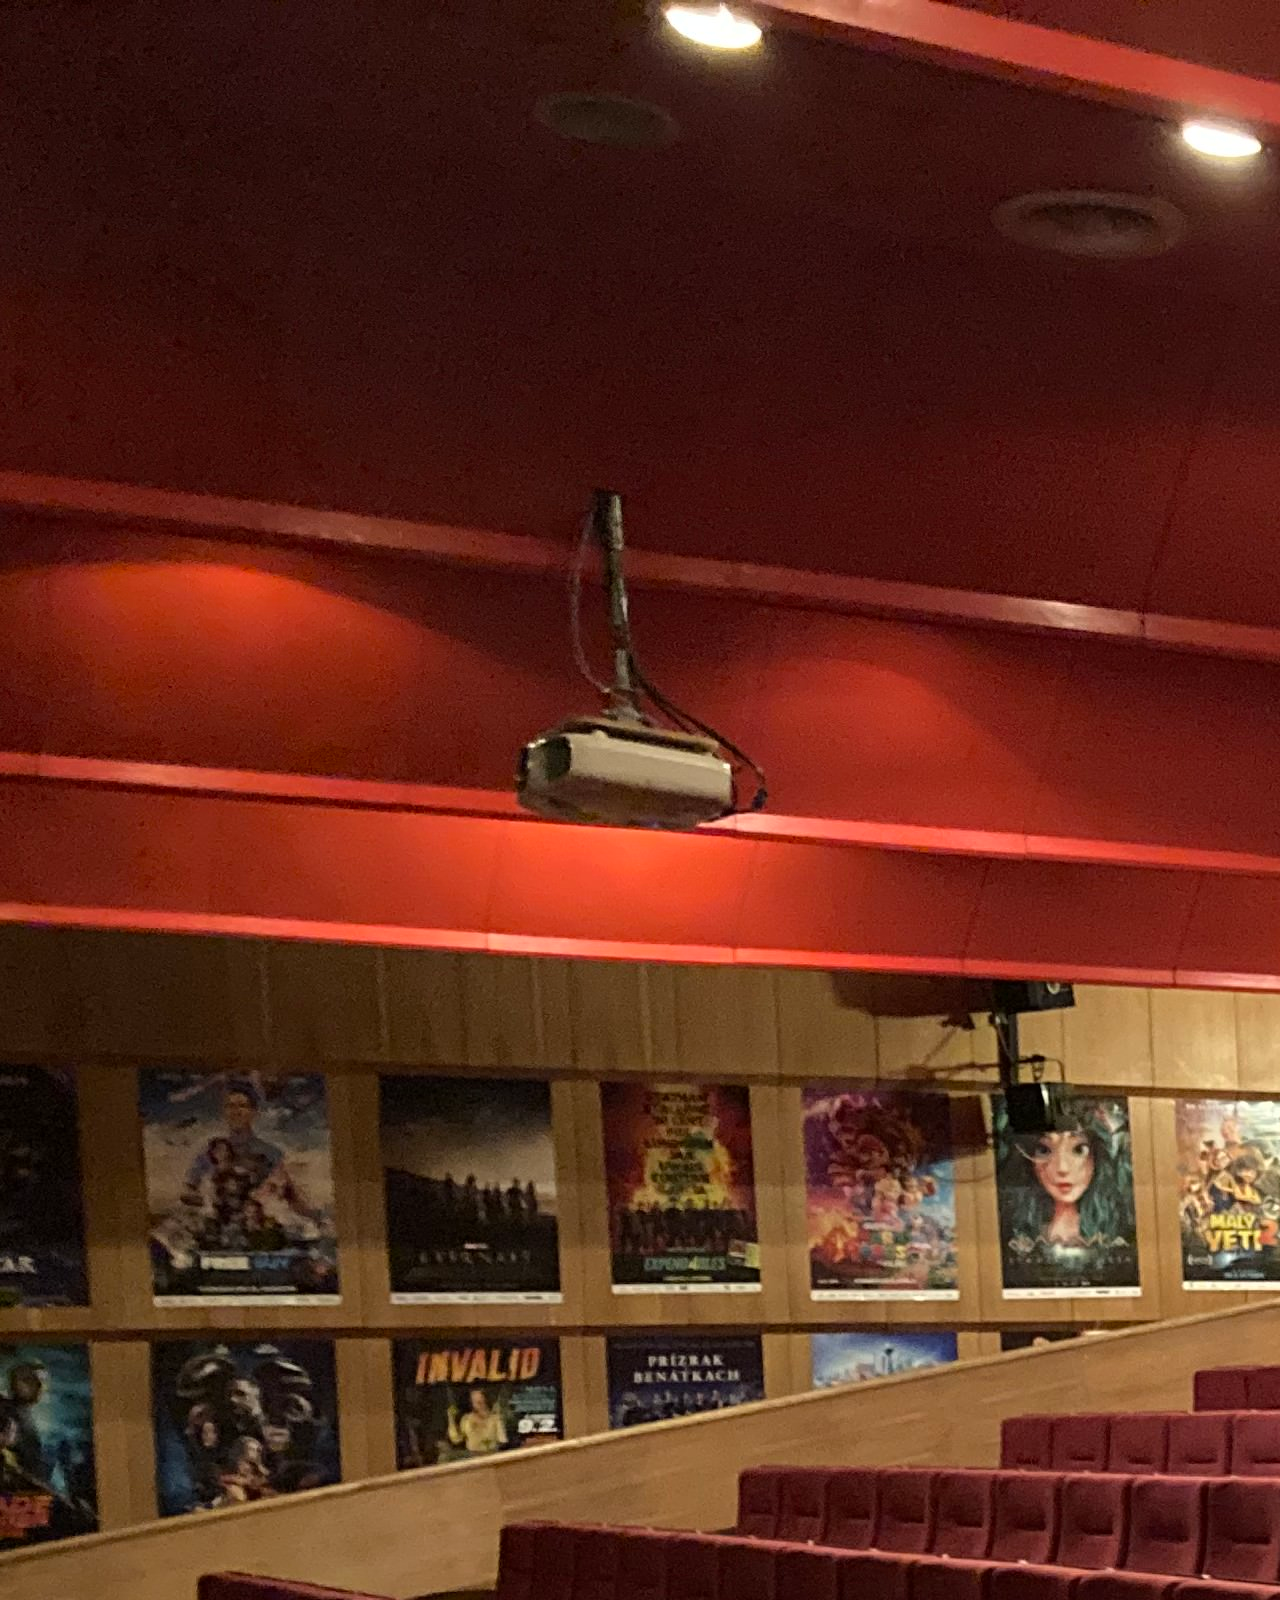
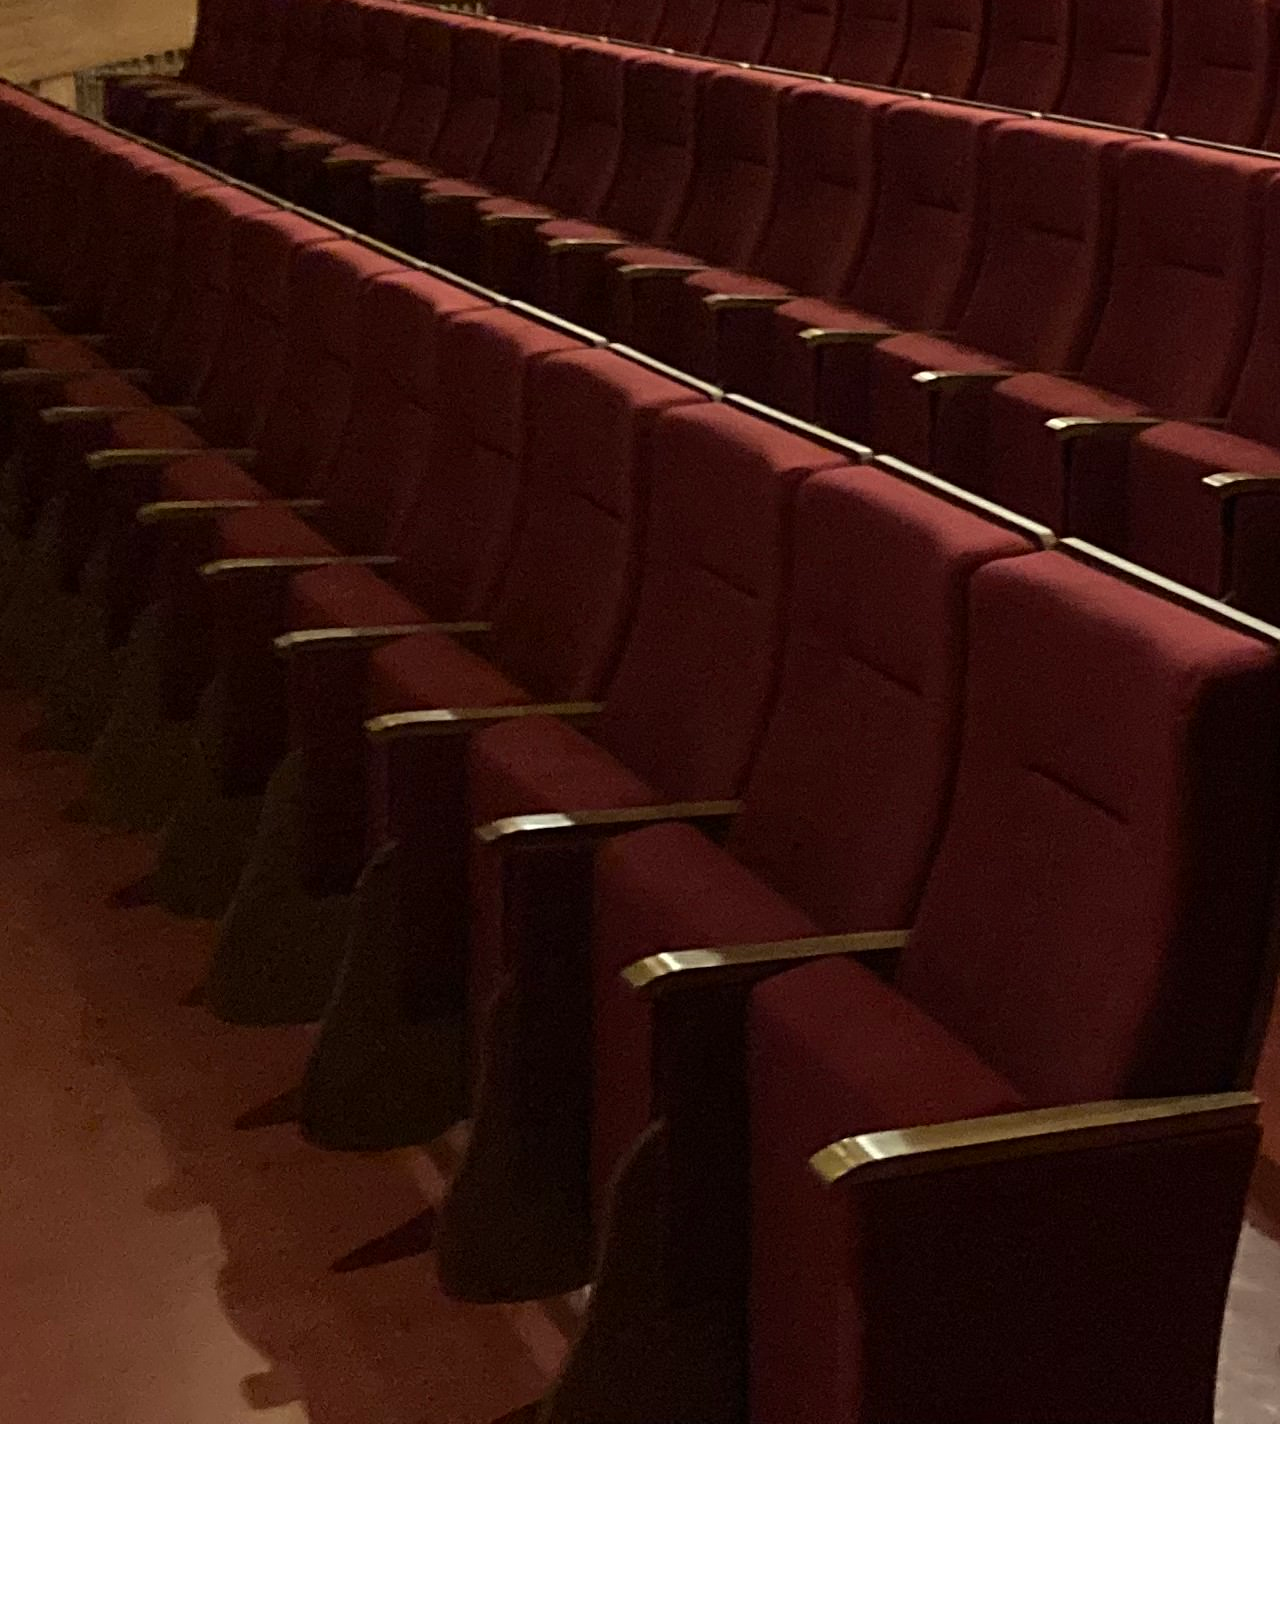
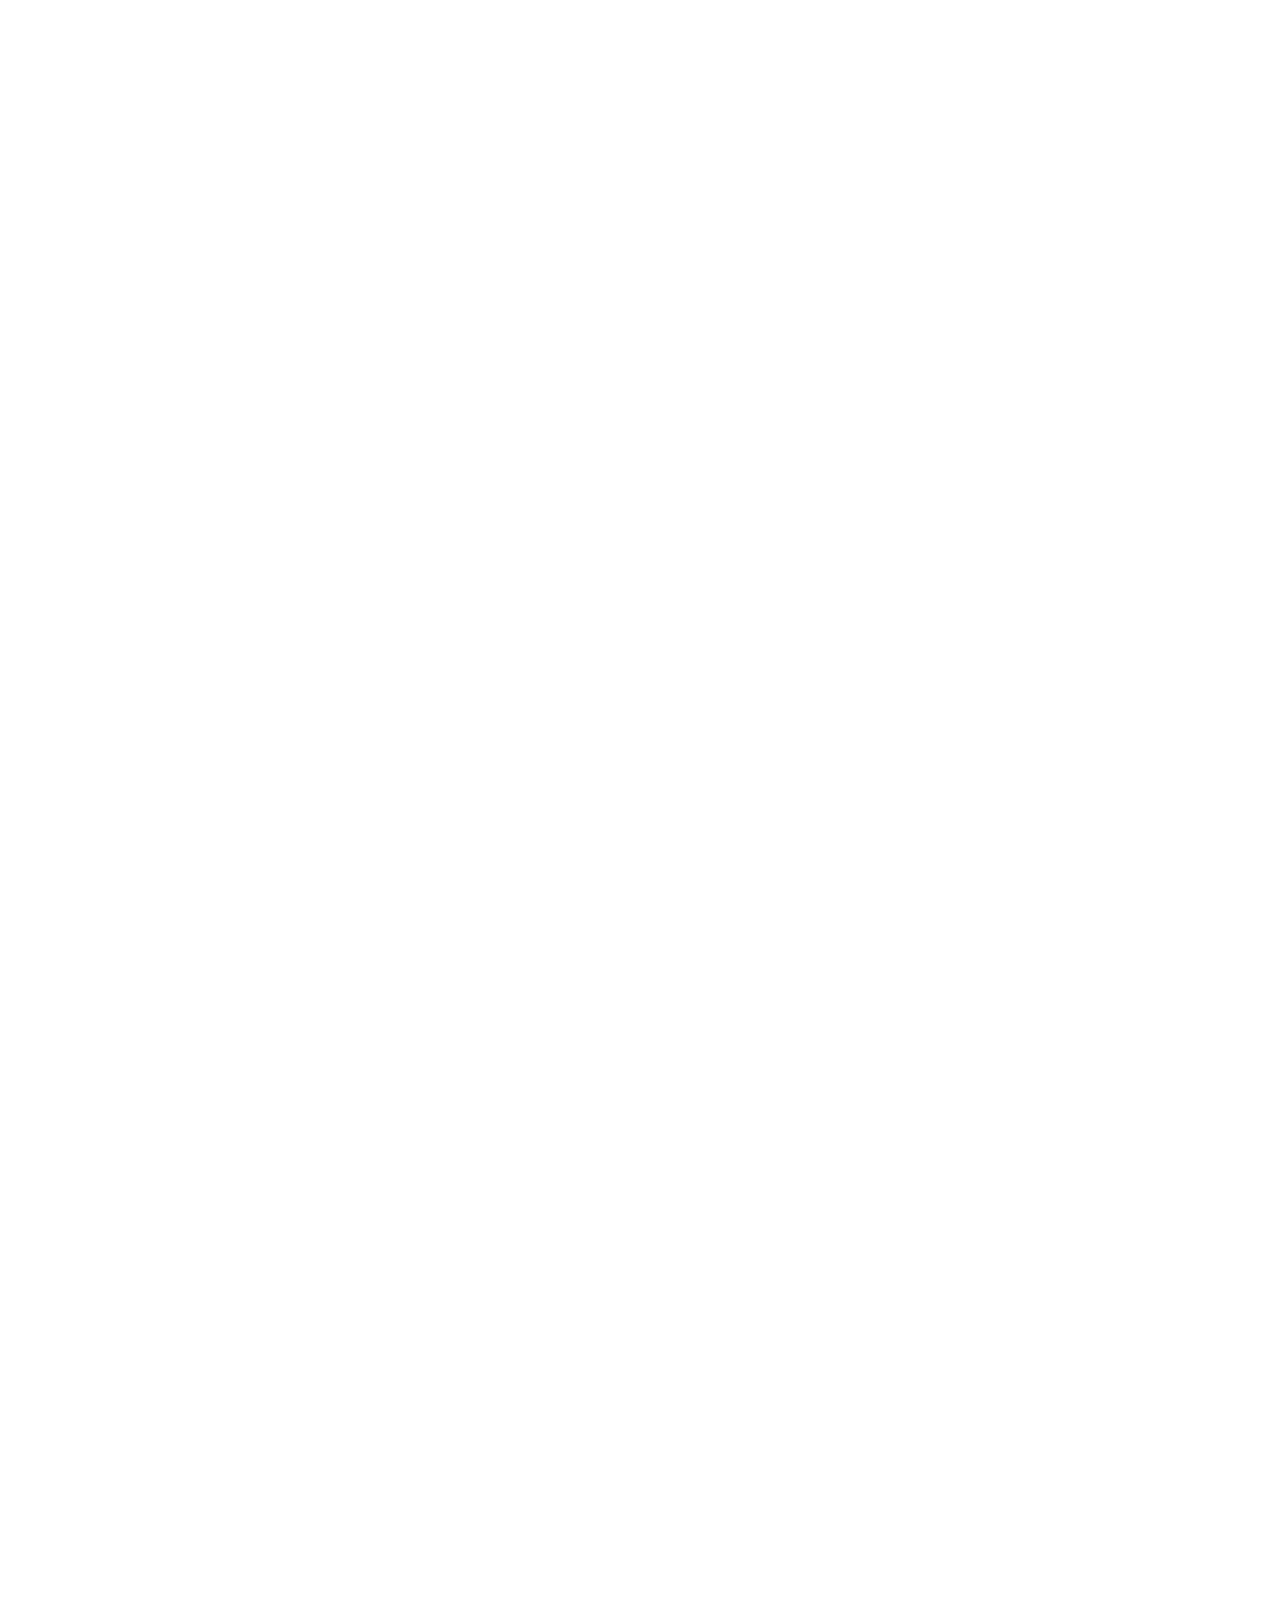
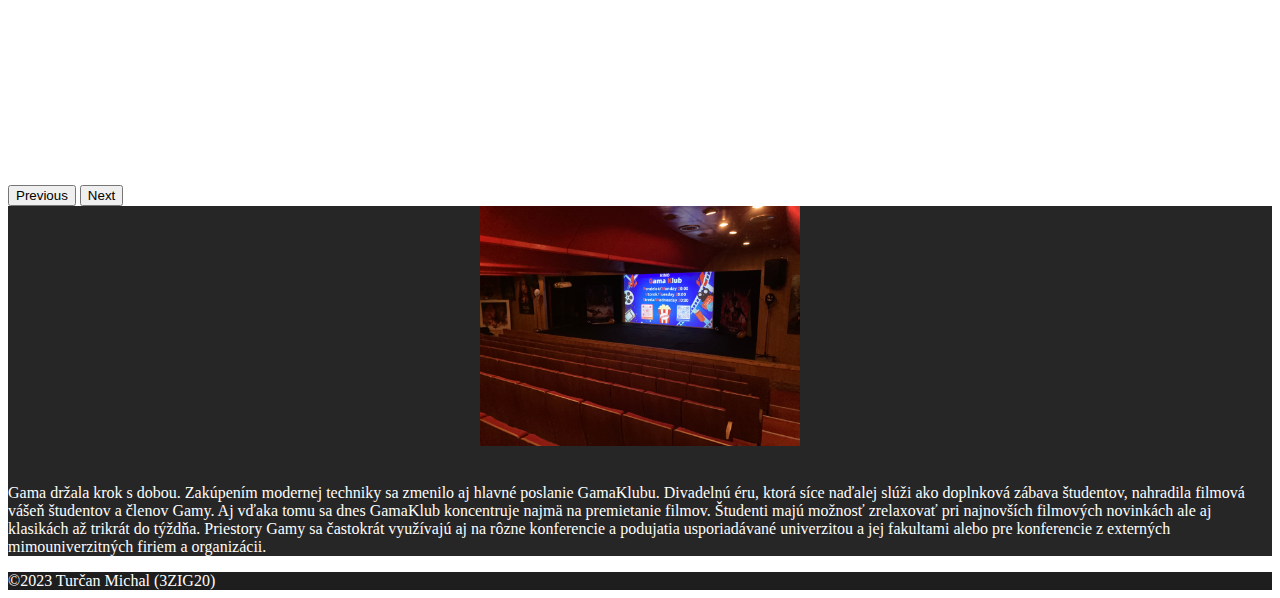
<file: index.html>
<!DOCTYPE html>
<html lang="sk">

<head>
  <meta charset="UTF-8">
  <meta name="viewport" content="width=device-width, initial-scale=1.0">
  <title>GamaKlub</title>
  <meta name="author" content="Michal Turčan">

  <link rel="icon" type="image/x-icon" href="images/logo_fav.png">

  <link href="https://cdn.jsdelivr.net/npm/bootstrap@5.0.2/dist/css/bootstrap.min.css" rel="stylesheet"
    integrity="sha384-EVSTQN3/azprG1Anm3QDgpJLIm9Nao0Yz1ztcQTwFspd3yD65VohhpuuCOmLASjC" crossorigin="anonymous">
  <link rel="stylesheet" href="https://cdn.jsdelivr.net/npm/bootstrap-icons@1.3.0/font/bootstrap-icons.css">
  <script src="https://cdn.jsdelivr.net/npm/bootstrap@5.0.2/dist/js/bootstrap.bundle.min.js"
    integrity="sha384-MrcW6ZMFYlzcLA8Nl+NtUVF0sA7MsXsP1UyJoMp4YLEuNSfAP+JcXn/tWtIaxVXM"
    crossorigin="anonymous"></script>
  <link rel="stylesheet" href="style.css">

</head>

<body>
    <div class="navbar-comp visible">

        <div class="container">
            <div class="row">
                <nav class="navbar navbar-expand-lg navbar-dark fixed-top justify-content-center">

                    <ul class="navbar-nav" style="align-items: center; justify-content: center;">
                        <div class="col-lg-4" style="text-align: center;">
                            <li class="nav-item mx-4 my-3 nav-text">
                                <a class="nav-link active" href="#">O nás </a>
                            </li>
                        </div>
                        <div class="col-lg-4" style="text-align: center;">
                            <li class="nav-item  mx-4 my-3 nav-text2">
                                <a class="nav-link" href="gallery.html">Galéria </a>
                            </li>
                        </div>
                        <div class="col-lg-4" style="text-align: center;">
                            <li class="nav-item mx-4 my-1">
                                <a class="nav-link" href="#"><img id="logo" src="images/logo.png" alt=""
                                        style="width: 7vh;"></a>
                            </li>
                        </div>
                        <div class="col-lg-4" style="text-align: center;">
                            <li class="nav-item mx-4 my-3 nav-text3">
                                <a class="nav-link" href="today.html">Premietanie</a>
                            </li>
                        </div>
                        <div class="col-lg-4" style="text-align: center;">
                            <li class="nav-item mx-4 my-3 nav-text4">
                                <a class="nav-link " href="contact.html">Kontakt</a>
                            </li>
                        </div>

                    </ul>
                </nav>
            </div>
        </div>
    </div>

    <div class="navbar-mobile invisible">
        <div class="collapse fixed-top " id="navbarToggleExternalContent">
            <div class="navbar-scrolled p-4">
                <ul class="navbar-nav">
                    <div class="col-lg-4">
                        <li class="nav-item mx-4 mb-1 mt-5 nav-text">
                            <a class="nav-link active" href="#">O nás </a>
                        </li>
                    </div>
                    <div class="col-lg-4">
                        <li class="nav-item  mx-4 my-1 nav-text2">
                            <a class="nav-link" href="gallery.html">Galéria </a>
                        </li>
                    </div>

                    <div class="col-lg-4">
                        <li class="nav-item mx-4 my-1 nav-text3">
                            <a class="nav-link" href="today.html">Premietanie</a>
                        </li>
                    </div>
                    <div class="col-lg-4">
                        <li class="nav-item mx-4 my-1 nav-text4">
                            <a class="nav-link " href="contact.html">Kontakt</a>
                        </li>
                    </div>

                </ul>
            </div>
        </div>
        <nav class="navbar navbar-dark fixed-top" id="navbar_mobile">
            <div class="container-fluid ">
                <button class="navbar-toggler mx-2" type="button" data-bs-toggle="collapse"
                    data-bs-target="#navbarToggleExternalContent" aria-controls="navbarToggleExternalContent"
                    aria-expanded="false" aria-label="Toggle navigation">
                    <span class="navbar-toggler-icon"></span>
                </button>
                <a href="#"><img class="mx-2" src="images/logo.png" alt="logo" style="width: 4vh"></a>
            </div>
        </nav>
    </div>



    <header class="masthead">
        <div class="container h-100">
            <div class="row h-100 align-items-center">
                <div class="col-12 text-center">
                    <h1 class="fw-light" style="font-size: 500%;">GamaKlub</h1>
                    <p class="lead" style="font-size: 150%;">Študentské kino</p>
                    <a class="btn btn-outline-light btn-lg" href="today.html#dnes" role="button"
                        style="border-radius: 0;">Dnes
                        premietame</a>
                </div>
            </div>
        </div>
    </header>

  <section class="py-5 dark-section" id="oNas">
    <div class="container">
      <div class="row">
        <h1 class="fw-light">O nás</h1>
        <div class="col-md-8">
          <p>GamaKlub je študentskou organizáciou Žilinskej univerzity v Žiline. Za jeho vznikom stojí študentská
            skupina, ktorá sa približne v roku 1996 so zápalom a entuziazmom rozhodla založiť kultúrnu ustanovizeň.
            Cieľom bolo podporiť duchovnú a kultúrnu osvetu na pôde univerzity. Zo začiatku bolo technické vybavenie
            neporovnateľne slabšie ako je dnes, keďže sa Gama sústredila najmä na divadelné predstavenia, o čom svedčí
            aj divadelná technika, ktorá je stále vo veľkej miere stálicou technického vybavenia GAMA klubu. </p>

          <p>Prienikom modernej techniky do bežného života, sa GAMA postarala o moderné vybavenie divadelnej haly.
            Zakúpením video prehrávača, projektora a množstva ďalších moderných sa zrodila dnešná, namakaná verzia GAMA
            klubu.</p>
        </div>
        <div class="col-md-4" style="text-align: center;">
          <img src="images/logo.png" alt="Logo" title="Logo" style="width: 10em;">
        </div>
      </div>
    </div>
  </section>

  <div id="carouselExampleIndicators" class="carousel slide" data-bs-ride="carousel">
    <div class="carousel-indicators">
      <button type="button" data-bs-target="#carouselExampleIndicators" data-bs-slide-to="0" class="active"
        aria-current="true" aria-label="Slide 1"></button>
      <button type="button" data-bs-target="#carouselExampleIndicators" data-bs-slide-to="1"
        aria-label="Slide 2"></button>
      <button type="button" data-bs-target="#carouselExampleIndicators" data-bs-slide-to="2"
        aria-label="Slide 3"></button>
      <button type="button" data-bs-target="#carouselExampleIndicators" data-bs-slide-to="3"
        aria-label="Slide 4"></button>
    </div>
    <div class="carousel-inner">
      <div class="carousel-item active">
        <img src="images/caro_1.jpg" class="d-block  w-100" alt="carousel 1">
      </div>
      <div class="carousel-item">
        <img src="images/caro_2.jpg" class="d-block w-100" alt="carousel 2">
      </div>
      <div class="carousel-item">
        <img src="images/caro_3.jpg" class="d-block w-100" alt="carousel 3">
      </div>
      <div class="carousel-item">
        <img src="images/caro_4.jpg" class="d-block w-100" alt="carousel 4">
      </div>
    </div>
    <button class="carousel-control-prev" type="button" data-bs-target="#carouselExampleIndicators"
      data-bs-slide="prev">
      <span class="carousel-control-prev-icon" aria-hidden="true"></span>
      <span class="visually-hidden">Previous</span>
    </button>
    <button class="carousel-control-next" type="button" data-bs-target="#carouselExampleIndicators"
      data-bs-slide="next">
      <span class="carousel-control-next-icon" aria-hidden="true"></span>
      <span class="visually-hidden">Next</span>
    </button>
  </div>

  <section class="py-5 dark-section">
    <div class="container">
      <div class="row">
        <div class="col-lg-4 col-md-12" style="text-align: center;">
          <img src="images/gama_oNas_section2.jpg" alt="GamaKlub" title="GamaKlub" style="width: 20em;"><br>
        </div>
        <div class="col-lg-8 col-md-12">
          <br>
          <p>Gama držala krok s dobou. Zakúpením modernej techniky sa zmenilo aj hlavné poslanie GamaKlubu. Divadelnú
            éru, ktorá síce naďalej slúži ako doplnková zábava študentov, nahradila filmová vášeň študentov a členov
            Gamy. Aj vďaka tomu sa dnes GamaKlub koncentruje najmä na premietanie filmov. Študenti majú možnosť
            zrelaxovať pri najnovších filmových novinkách ale aj klasikách až trikrát do týždňa. Priestory Gamy sa
            častokrát využívajú aj na rôzne konferencie a podujatia usporiadávané univerzitou a jej fakultami alebo pre
            konferencie z externých mimouniverzitných firiem a organizácii.</p>
        </div>

      </div>
    </div>
  </section>

  <section class="dark-section">
    <div class="text-center p-3" style="background-color: rgba(0, 0, 0, 0.2);">
      ©2023 Turčan Michal (3ZIG20)
    </div>
  </section>


  <button onclick="topFunction()" id="myBtn" title="Hore"><i class="bi bi-chevron-up"></i></button>

  <script src="script.js"></script>
</body>

</html>
</file>
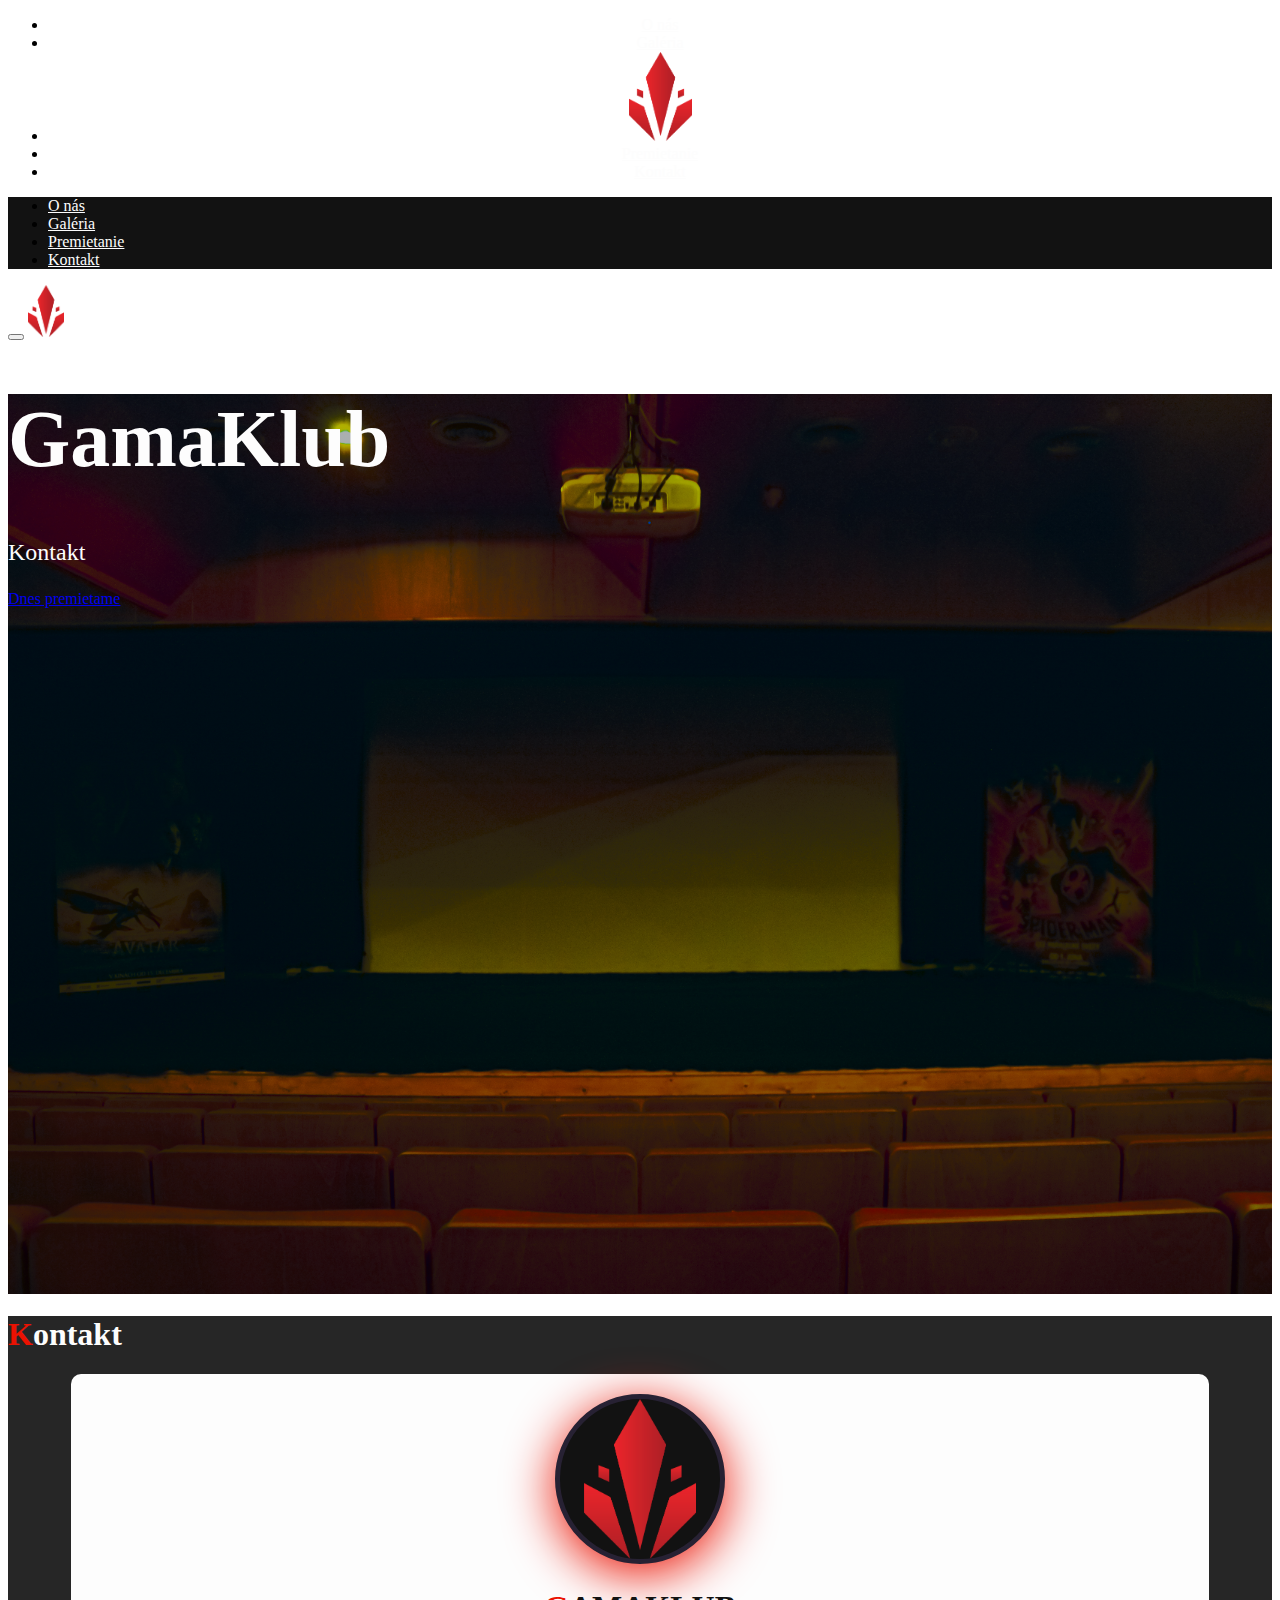
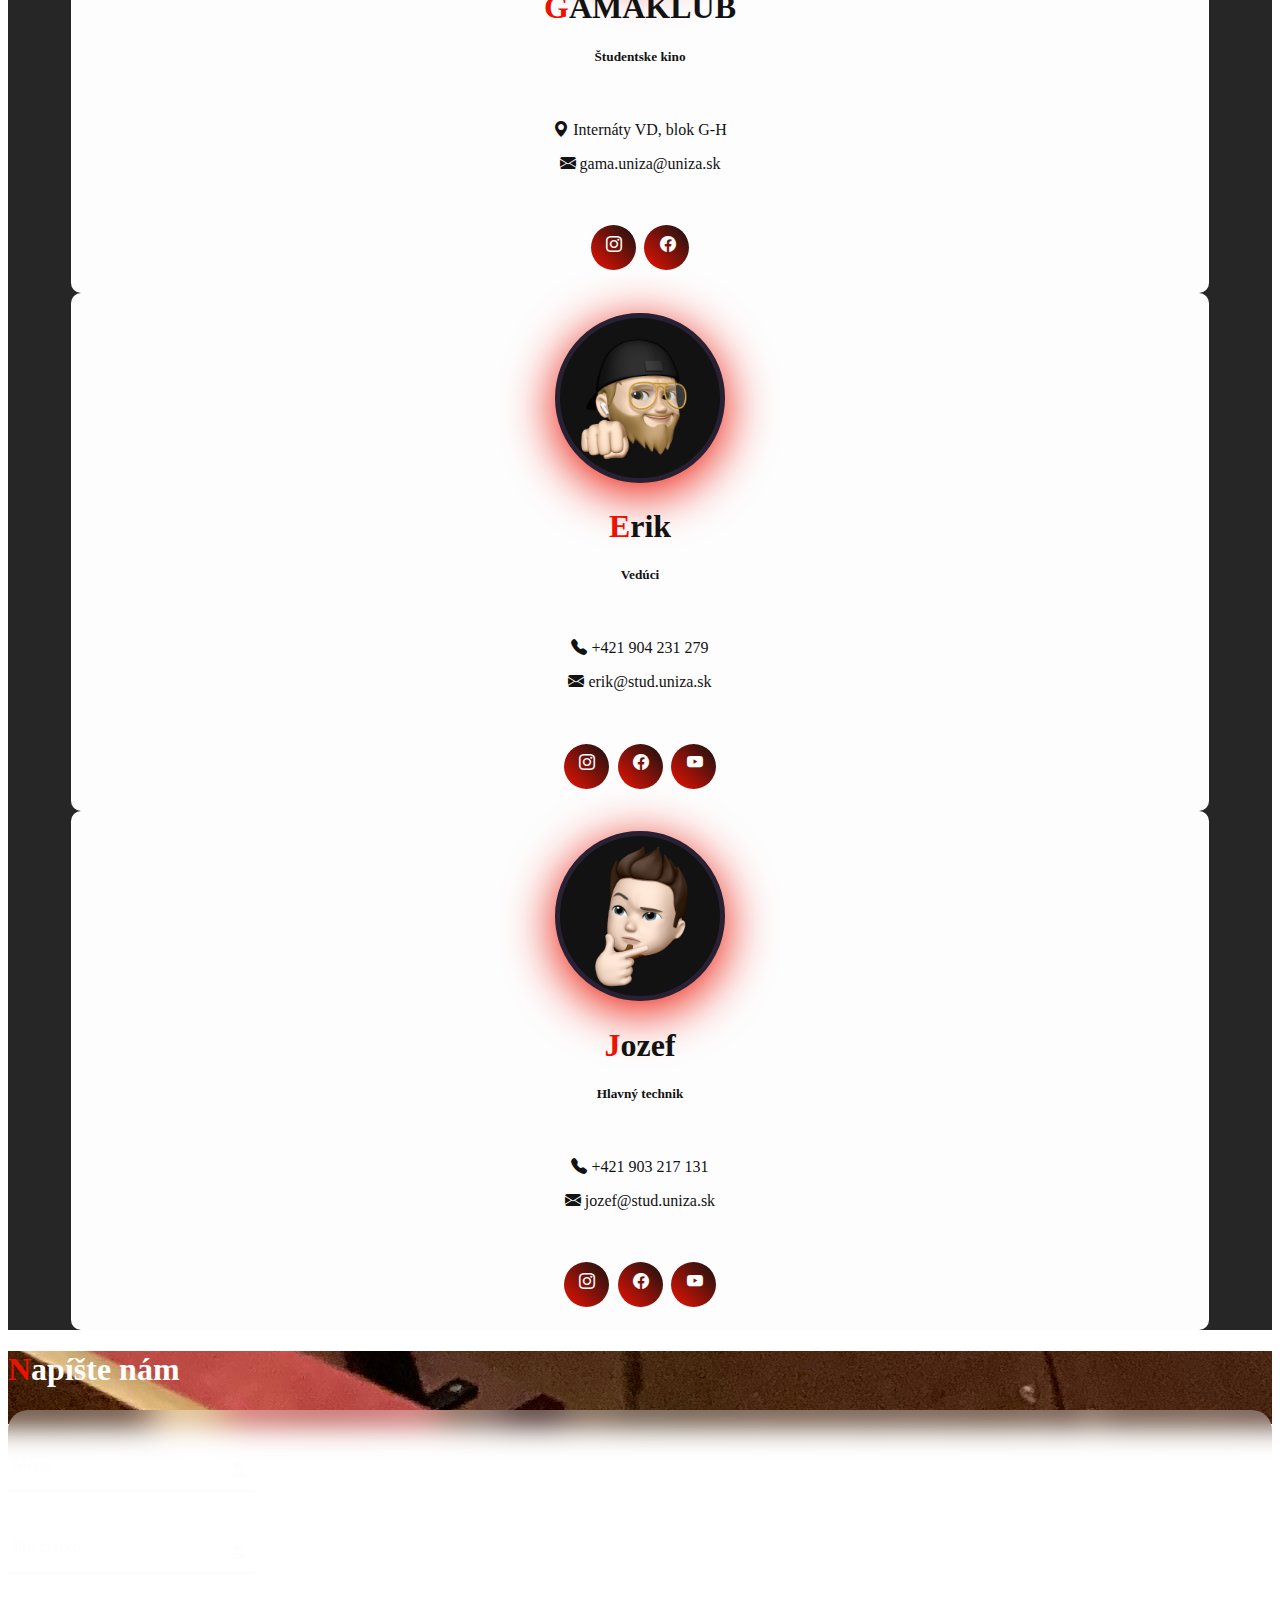
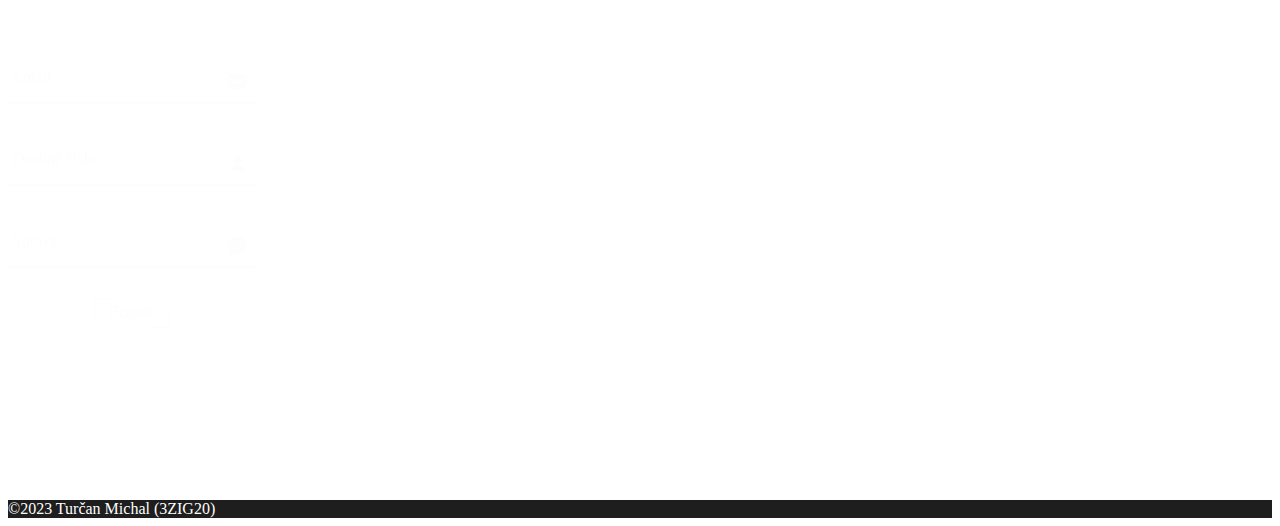
<file: contact.html>
<!DOCTYPE html>
<html lang="sk">

<head>
    <meta charset="UTF-8">
    <meta name="viewport" content="width=device-width, initial-scale=1.0">
    <title>GamaKlub:Kontakt</title>
    <meta name="author" content="Michal Turčan">

    <link rel="icon" type="image/x-icon" href="images/logo_fav.png">

    <link href="https://cdn.jsdelivr.net/npm/bootstrap@5.0.2/dist/css/bootstrap.min.css" rel="stylesheet"
        integrity="sha384-EVSTQN3/azprG1Anm3QDgpJLIm9Nao0Yz1ztcQTwFspd3yD65VohhpuuCOmLASjC" crossorigin="anonymous">
    <link rel="stylesheet" href="https://cdn.jsdelivr.net/npm/bootstrap-icons@1.3.0/font/bootstrap-icons.css">
    <script src="https://cdn.jsdelivr.net/npm/bootstrap@5.0.2/dist/js/bootstrap.bundle.min.js"
        integrity="sha384-MrcW6ZMFYlzcLA8Nl+NtUVF0sA7MsXsP1UyJoMp4YLEuNSfAP+JcXn/tWtIaxVXM"
        crossorigin="anonymous"></script>
    <link rel="stylesheet" href="style.css">

</head>

<body>
    <div class="navbar-comp visible">

        <div class="container">
            <div class="row">
                <nav class="navbar navbar-expand-lg navbar-dark fixed-top justify-content-center">

                    <ul class="navbar-nav" style="align-items: center; justify-content: center;">
                        <div class="col-lg-4" style="text-align: center;">
                            <li class="nav-item mx-4 my-3 nav-text">
                                <a class="nav-link" href="index.html">O nás </a>
                            </li>
                        </div>
                        <div class="col-lg-4" style="text-align: center;">
                            <li class="nav-item  mx-4 my-3 nav-text2">
                                <a class="nav-link" href="gallery.html">Galéria </a>
                            </li>
                        </div>
                        <div class="col-lg-4" style="text-align: center;">
                            <li class="nav-item mx-4 my-1">
                                <a class="nav-link" href="#"><img id="logo" src="images/logo.png" alt=""
                                        style="width: 7vh;"></a>
                            </li>
                        </div>
                        <div class="col-lg-4" style="text-align: center;">
                            <li class="nav-item mx-4 my-3 nav-text3">
                                <a class="nav-link" href="today.html">Premietanie</a>
                            </li>
                        </div>
                        <div class="col-lg-4" style="text-align: center;">
                            <li class="nav-item mx-4 my-3 nav-text4">
                                <a class="nav-link active" href="#">Kontakt</a>
                            </li>
                        </div>

                    </ul>
                </nav>
            </div>
        </div>
    </div>

    <div class="navbar-mobile invisible">
        <div class="collapse fixed-top " id="navbarToggleExternalContent">
            <div class="navbar-scrolled p-4">
                <ul class="navbar-nav">
                    <div class="col-lg-4">
                        <li class="nav-item mx-4 mb-1 mt-5 nav-text">
                            <a class="nav-link" href="index.html">O nás </a>
                        </li>
                    </div>
                    <div class="col-lg-4">
                        <li class="nav-item  mx-4 my-1 nav-text2">
                            <a class="nav-link" href="gallery.html">Galéria </a>
                        </li>
                    </div>

                    <div class="col-lg-4">
                        <li class="nav-item mx-4 my-1 nav-text3">
                            <a class="nav-link" href="today.html">Premietanie</a>
                        </li>
                    </div>
                    <div class="col-lg-4">
                        <li class="nav-item mx-4 my-1 nav-text4">
                            <a class="nav-link active" href="#">Kontakt</a>
                        </li>
                    </div>

                </ul>
            </div>
        </div>
        <nav class="navbar navbar-dark fixed-top" id="navbar_mobile">
            <div class="container-fluid ">
                <button class="navbar-toggler mx-2" type="button" data-bs-toggle="collapse"
                    data-bs-target="#navbarToggleExternalContent" aria-controls="navbarToggleExternalContent"
                    aria-expanded="false" aria-label="Toggle navigation">
                    <span class="navbar-toggler-icon"></span>
                </button>
                <a href="#"><img class="mx-2" src="images/logo.png" alt="logo" style="width: 4vh"></a>
            </div>
        </nav>
    </div>



    <header class="masthead">
        <div class="container h-100">
            <div class="row h-100 align-items-center">
                <div class="col-12 text-center">
                    <h1 class="fw-light" style="font-size: 500%;">GamaKlub</h1>
                    <p class="lead" style="font-size: 150%;">Kontakt</p>
                    <a class="btn btn-outline-light btn-lg" href="today.html#dnes" role="button"
                        style="border-radius: 0;">Dnes
                        premietame</a>
                </div>
            </div>
        </div>
    </header>

    <section class="py-5 dark-section" id="kontakt">
        <div class="container p-4">
            <div class="row">
                <h1 class="fw-light">Kontakt</h1>
                <div class="col-12 col-lg-4 col-md-6 col-sm-12 my-4">
                    <div class="card">
                        <div class="profile my-3">
                            <img src="images/logo.png" alt="Person" class="card__image m-3"
                                style="background-color: rgb(18, 18, 18); object-fit: contain;">
                            <H1>GAMAKLUB</H1>
                            <h5>Študentske kino</h5>
                            <br>
                            <p><i class="bi bi-geo-alt-fill"></i> Internáty VD, blok G-H</p>
                            <p><i class="bi bi-envelope-fill"></i> gama.uniza@uniza.sk</p>

                            <br>
                            <ul class="social-icons">
                                <li><a href="https://www.instagram.com/gama.klub/" target="_blank"><i
                                            class="bi bi-instagram"></i></a></li>
                                <li><a href="https://www.facebook.com/groups/227762007279174" target="_blank"><i
                                            class="bi bi-facebook"></i></a></li>
                            </ul>

                        </div>
                    </div>
                </div>

                <div class="col-12 col-lg-4 col-md-6 col-sm-12 my-4">
                    <div class="card">
                        <div class="profile my-3">
                            <img src="images/erik.png" alt="Person" class="card__image m-3"
                                style="background-color: rgb(18, 18, 18); object-fit: contain;">
                            <H1>Erik</H1>
                            <h5>Vedúci</h5>
                            <br>
                            <p><i class="bi bi-telephone-fill"></i> +421 904 231 279</p>
                            <p><i class="bi bi-envelope-fill"></i> erik@stud.uniza.sk</p>

                            <br>
                            <ul class="social-icons">
                                <li><a href="https://www.instagram.com/gama.klub/" target="_blank"><i
                                            class="bi bi-instagram"></i></a></li>
                                <li><a href="https://www.facebook.com/groups/227762007279174" target="_blank"><i
                                            class="bi bi-facebook"></i></a></li>
                                <li><a href="https://www.youtube.com/" target="_blank"><i class="bi bi-youtube"></i></a>
                                </li>
                            </ul>

                        </div>
                    </div>
                </div>


                <div class="col-12 col-lg-4 col-md-6 col-sm-12 my-4">
                    <div class="card">
                        <div class="profile my-3">
                            <img src="images/jozef.png" alt="Person" class="card__image m-3"
                                style="background-color: rgb(18, 18, 18); object-fit: contain;">
                            <H1>Jozef</H1>
                            <h5>Hlavný technik</h5>
                            <br>
                            <p><i class="bi bi-telephone-fill"></i> +421 903 217 131</p>
                            <p><i class="bi bi-envelope-fill"></i> jozef@stud.uniza.sk</p>

                            <br>
                            <ul class="social-icons">
                                <li><a href="https://www.instagram.com/gama.klub/" target="_blank"><i
                                            class="bi bi-instagram"></i></a></li>
                                <li><a href="https://www.facebook.com/groups/227762007279174" target="_blank"><i
                                            class="bi bi-facebook"></i></a></li>
                                <li><a href="https://www.youtube.com/" target="_blank"><i class="bi bi-youtube"></i></a>
                                </li>
                            </ul>

                        </div>
                    </div>
                </div>
            </div>
        </div>
    </section>

    <section class="py-5 image-section">
        <div class="container p-4">
            <div class="row">
                <h1 class="fw-light">Napíšte nám</h1>
                <div class="col-lg-7 col-md-12">

                    <div class="box">
                        <div class="container">
                            <div class="row">
                                <div class="col-lg-6 ">
                                    <div class="inputbox">
                                        <i class="bi bi-person-fill"></i>
                                        <input type="text" id="name" class="cont_meno" required>
                                        <label for="name" id="povinne">Meno</label>
                                    </div>
                                </div>
                                <div class="col-lg-6 ">
                                    <div class="inputbox">
                                        <i class="bi bi-person-fill"></i>
                                        <input type="text" id="surname" class="cont_priezvisko" required>
                                        <label for="surname" id="povinne">Priezvisko</label>
                                    </div>
                                </div>
                            </div>
                            <br>
                            <div class="row">
                                <div class="col-lg-6 ">
                                    <div class="inputbox">
                                        <i class="bi bi-envelope-fill"></i>
                                        <input type="mail" id="email" required>
                                        <label for="email" id="povinne">Email</label>
                                    </div>
                                </div>
                                <div class="col-lg-6 ">
                                    <div class="inputbox">
                                        <i class="bi bi-person-fill"></i>
                                        <input type="text" id="number" class="cont_cislo" required>
                                        <label for="number" id="povinne">Osobné číslo</label>
                                    </div>
                                </div>
                                
                            </div>
                            <div class="row">
                                <div class="col-lg-12 ">
                                    <div class="inputbox">
                                        <i class="bi bi-chat-fill"></i>
                                        <input type="text" id="message" required>
                                        <label for="message" id="povinne">Správa</label>
                                    </div>
                                </div>
                                
                            </div>

                            <div class="row">
                                <div class="col-lg-12 mb-2" style="text-align: center;">
                                    <Button class="submitbutton" onclick="buttonSend()">Poslať</Button>
                                    
                                </div>
                                

                            </div>

                            <div class="alert alert-primary notification" id="alert" >
                                <i class="bi bi-check-circle notification_icon"></i><div style="display: inline;" id="notification_text">...</div>
                              </div>
                        </div>
                    </div>
                </div>

                <div class="col-lg-5 col-md-12">
                    <iframe
                        src="https://www.google.com/maps/embed?pb=!1m18!1m12!1m3!1d651.6405159251279!2d18.758941728550976!3d49.20886679820393!2m3!1f0!2f0!3f0!3m2!1i1024!2i768!4f13.1!3m3!1m2!1s0x471459a08d58dd55%3A0x4c3f3f2394e0719c!2sGama%20Klub!5e0!3m2!1ssk!2ssk!4v1698966900731!5m2!1ssk!2ssk"
                        width="100%" height="100%" style="border:0;" allowfullscreen="" loading="lazy"
                        referrerpolicy="no-referrer-when-downgrade"></iframe>
                </div>
            </div>
            
        </div>
    </section>


   
    



    <section class="dark-section footer">
        <div class="text-center p-3" style="background-color: rgba(0, 0, 0, 0.2);">
            ©2023 Turčan Michal (3ZIG20)
        </div>
    </section>


    <button onclick="topFunction()" id="myBtn" title="Hore"><i class="bi bi-chevron-up"></i></button>

    <script src="script.js"></script>
</body>

</html>
</file>
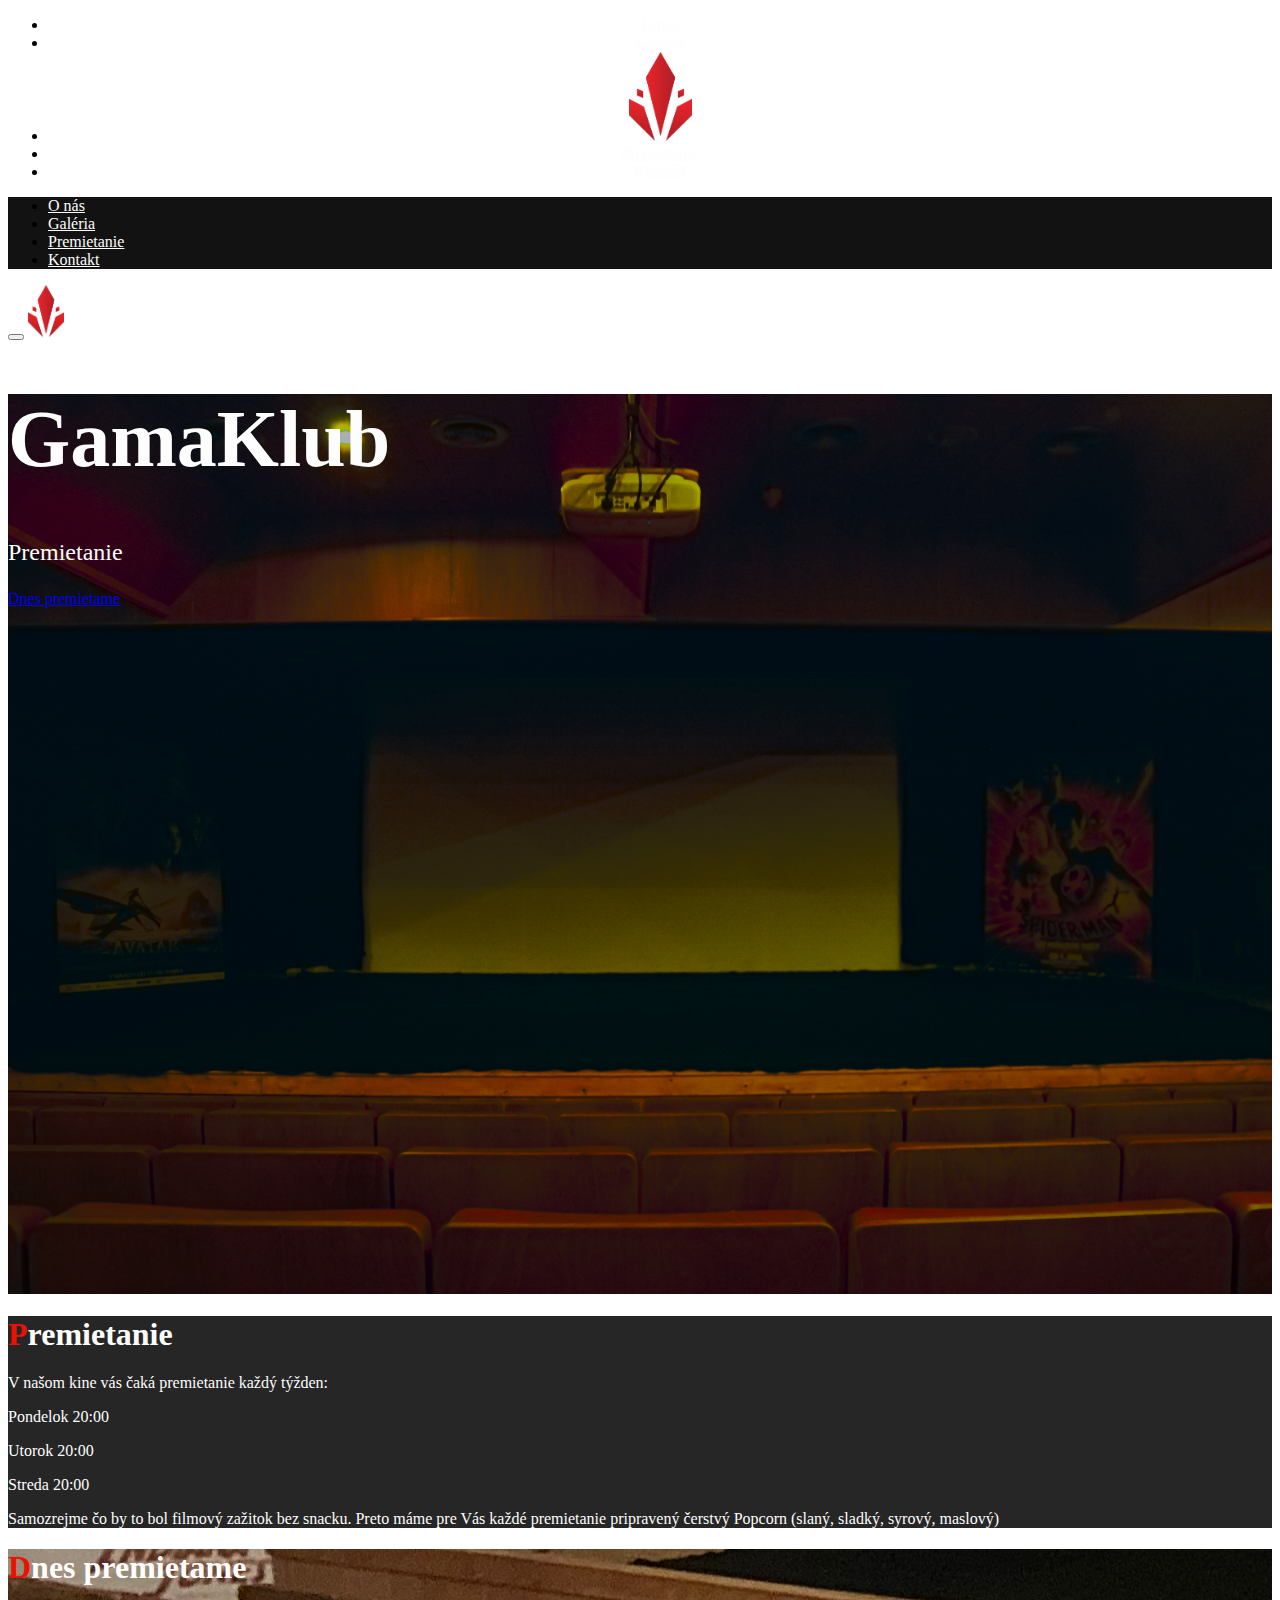
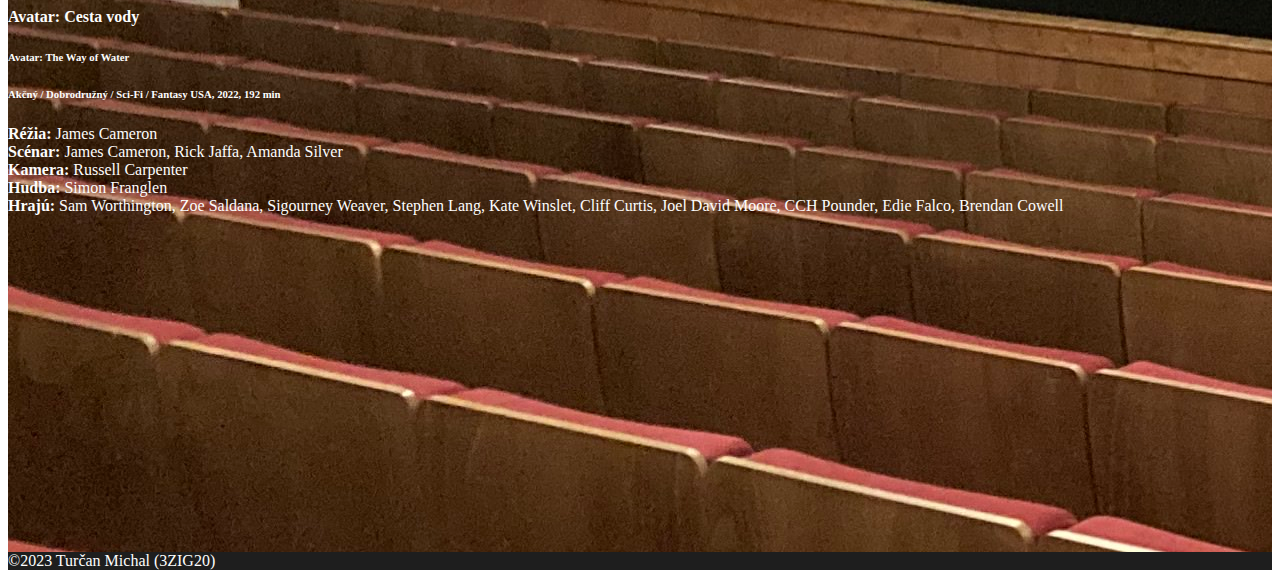
<file: today.html>
<!DOCTYPE html>
<html lang="sk">

<head>
    <meta charset="UTF-8">
    <meta name="viewport" content="width=device-width, initial-scale=1.0">
    <title>GamaKlub:Dnes</title>
    <meta name="author" content="Michal Turčan">

    <link rel="icon" type="image/x-icon" href="images/logo_fav.png">

    <link href="https://cdn.jsdelivr.net/npm/bootstrap@5.0.2/dist/css/bootstrap.min.css" rel="stylesheet"
        integrity="sha384-EVSTQN3/azprG1Anm3QDgpJLIm9Nao0Yz1ztcQTwFspd3yD65VohhpuuCOmLASjC" crossorigin="anonymous">
    <link rel="stylesheet" href="https://cdn.jsdelivr.net/npm/bootstrap-icons@1.3.0/font/bootstrap-icons.css">
    <script src="https://cdn.jsdelivr.net/npm/bootstrap@5.0.2/dist/js/bootstrap.bundle.min.js"
        integrity="sha384-MrcW6ZMFYlzcLA8Nl+NtUVF0sA7MsXsP1UyJoMp4YLEuNSfAP+JcXn/tWtIaxVXM"
        crossorigin="anonymous"></script>
    <link rel="stylesheet" href="style.css">

</head>

<body>
    <div class="navbar-comp visible">

        <div class="container">
            <div class="row">
                <nav class="navbar navbar-expand-lg navbar-dark fixed-top justify-content-center">

                    <ul class="navbar-nav" style="align-items: center; justify-content: center;">
                        <div class="col-lg-4" style="text-align: center;">
                            <li class="nav-item mx-4 my-3 nav-text">
                                <a class="nav-link" href="index.html">O nás </a>
                            </li>
                        </div>
                        <div class="col-lg-4" style="text-align: center;">
                            <li class="nav-item  mx-4 my-3 nav-text2">
                                <a class="nav-link" href="gallery.html">Galéria </a>
                            </li>
                        </div>
                        <div class="col-lg-4" style="text-align: center;">
                            <li class="nav-item mx-4 my-1">
                                <a class="nav-link" href="#"><img id="logo" src="images/logo.png" alt=""
                                        style="width: 7vh;"></a>
                            </li>
                        </div>
                        <div class="col-lg-4" style="text-align: center;">
                            <li class="nav-item mx-4 my-3 nav-text3">
                                <a class="nav-link active" href="#">Premietanie</a>
                            </li>
                        </div>
                        <div class="col-lg-4" style="text-align: center;">
                            <li class="nav-item mx-4 my-3 nav-text4">
                                <a class="nav-link" href="contact.html">Kontakt</a>
                            </li>
                        </div>

                    </ul>
                </nav>
            </div>
        </div>
    </div>

    <div class="navbar-mobile invisible">
        <div class="collapse fixed-top " id="navbarToggleExternalContent">
            <div class="navbar-scrolled p-4">
                <ul class="navbar-nav">
                    <div class="col-lg-4">
                        <li class="nav-item mx-4 mb-1 mt-5 nav-text">
                            <a class="nav-link" href="index.html">O nás </a>
                        </li>
                    </div>
                    <div class="col-lg-4">
                        <li class="nav-item  mx-4 my-1 nav-text2">
                            <a class="nav-link" href="gallery.html">Galéria </a>
                        </li>
                    </div>

                    <div class="col-lg-4">
                        <li class="nav-item mx-4 my-1 nav-text3">
                            <a class="nav-link active" href="#">Premietanie</a>
                        </li>
                    </div>
                    <div class="col-lg-4">
                        <li class="nav-item mx-4 my-1 nav-text4">
                            <a class="nav-link" href="contact.html">Kontakt</a>
                        </li>
                    </div>

                </ul>
            </div>
        </div>
        <nav class="navbar navbar-dark fixed-top" id="navbar_mobile">
            <div class="container-fluid ">
                <button class="navbar-toggler mx-2" type="button" data-bs-toggle="collapse"
                    data-bs-target="#navbarToggleExternalContent" aria-controls="navbarToggleExternalContent"
                    aria-expanded="false" aria-label="Toggle navigation">
                    <span class="navbar-toggler-icon"></span>
                </button>
                <a href="#"><img class="mx-2" src="images/logo.png" alt="logo" style="width: 4vh"></a>
            </div>
        </nav>
    </div>



    <header class="masthead">
        <div class="container h-100">
            <div class="row h-100 align-items-center">
                <div class="col-12 text-center">
                    <h1 class="fw-light" style="font-size: 500%;">GamaKlub</h1>
                    <p class="lead" style="font-size: 150%;">Premietanie</p>
                    <a class="btn btn-outline-light btn-lg" href="#dnes" role="button" style="border-radius: 0;">Dnes
                        premietame</a>
                </div>
            </div>
        </div>
    </header>

    <section class="py-5 dark-section">
        <div class="container">
            <div class="row">
                <h1 class="fw-light">Premietanie</h1>
                <p>V našom kine vás čaká premietanie každý týžden:</p>
                <p>Pondelok 20:00</p>
                <p>Utorok 20:00</p>
                <p>Streda 20:00</p>
                <p>Samozrejme čo by to bol filmový zažitok bez snacku. Preto máme pre Vás každé premietanie pripravený čerstvý Popcorn (slaný, sladký, syrový, maslový) </p>
            </div>
        </div>
    </section>


    <section class="py-5 image-section" id="dnes">
        <div class="container">
            <div class="row">

                <div class="col-lg-5 col-md-12">
                    <h1 class="fw-light">Dnes premietame</h1>
                    <h4>Avatar: Cesta vody</h4>
                    <h6>Avatar: The Way of Water</h6>
                    <h6>Akčný / Dobrodružný / Sci-Fi / Fantasy
                        USA, 2022, 192 min</h6>
                    <strong>Réžia:</strong> James Cameron <br>
                    <strong>Scénar:</strong> James Cameron, Rick Jaffa, Amanda Silver <br>
                    <strong>Kamera:</strong> Russell Carpenter <br>
                    <strong>Hudba:</strong> Simon Franglen <br>
                    <strong>Hrajú:</strong> Sam Worthington, Zoe Saldana, Sigourney Weaver, Stephen Lang, Kate Winslet,
                    Cliff
                    Curtis, Joel David
                    Moore, CCH Pounder, Edie Falco, Brendan Cowell
                    <br><br>
                </div>
                <div class="col-lg-7 col-md-12" style="text-align: center;">
                    <iframe width="100%" height="315"
                        src="https://www.youtube.com/embed/d9MyW72ELq0?si=GMHHVj6CGMtHDEGE" title="YouTube video player"
                        frameborder="0"
                        allow="accelerometer; autoplay; clipboard-write; encrypted-media; gyroscope; picture-in-picture; web-share"
                        allowfullscreen></iframe>
                </div>
            </div>
        </div>
    </section>



    <section class="dark-section footer" id="kontakt">
        <div class="text-center p-3" style="background-color: rgba(0, 0, 0, 0.2);">
            ©2023 Turčan Michal (3ZIG20)
        </div>
    </section>


    <button onclick="topFunction()" id="myBtn" title="Hore"><i class="bi bi-chevron-up"></i></button>

    <script src="script.js"></script>
</body>

</html>
</file>
<file: style.css>
.navbar {
    background-color: transparent;
    transition: all 0.5s;
    transition-timing-function: ease;

}


.navbar-scrolled {
    background-color: rgb(18, 18, 18);

}

#navbar_mobile {
    background-color: transparent;
    transition: all 0.5s;
    transition-timing-function: ease;
}

#logo {
    transition: all 0.5s;
    transition-timing-function: ease;
}

.nav-text .nav-text2 .nav-text3 .nav-text4 {
    transition: all 0.5s;
    transition-timing-function: ease;

}

.nav-link {
    color: rgb(253, 253, 253);
}

.masthead {
    height: 100vh;
    min-height: 500px;
    background: linear-gradient(rgba(0, 0, 0, 0.3), rgba(0, 0, 0, 0.5)),
        url('images/header.jpg');
    background-size: cover;
    background-position: center;
    background-repeat: no-repeat;
    color: rgb(253, 253, 253);
}

.dark-section {
    background-color: rgb(38, 38, 38);

    color: rgb(253, 253, 253);
}

.light-section {
    background-color: rgb(253, 253, 253);

    color: rgb(38, 38, 38);
}



section h1::first-letter {
    color: rgb(235, 18, 2);
}

.carousel .carousel-item {
    height: 90vh;
}

.carousel-item img {
    position: absolute;
    object-fit: cover;
    top: 0;
    left: 0;
    min-height: 600px;
}

.image-section {
    background: linear-gradient(rgba(0, 0, 0, 0.75), rgba(0, 0, 0, 0.75)),
        url(images/backgroun.jpg);
    background-repeat: no-repeat;
    background-attachment: fixed;
    color: rgb(253, 253, 253);
}

.soc a {
    text-decoration: none;
    color: rgb(253, 253, 253);
}



#myBtn {
    display: block;
    position: fixed;
    bottom: 30px;
    right: 30px;
    z-index: 99;
    border: none;
    background-color: rgb(235, 18, 2);
    color: rgb(253, 253, 253);
    width: 5vh;
    height: 5vh;
    font-size: 2.5vh;
    border-radius: 200px;
    transition: all 0.5s ease-in-out;
    opacity: 0;
    justify-content: center;
}



#myBtn:hover {
    background-color: rgb(18, 18, 18);

    transform: scale(1.3);
}

#kontakt .col-12 {
    display: flex;
    justify-content: center;
}

#kontakt .card {
    background-color: rgb(253, 253, 253);
    color: rgb(18, 18, 18);
    border-radius: 10px;
    width: 90%;

}

#kontakt .profile {
    text-align: center;
}

.card__image {
    height: 160px;
    width: 160px;
    border-radius: 50%;
    border: 5px solid #272133;
    margin-top: 20px;
    box-shadow: 0 10px 50px rgb(235, 18, 2);
}


.social-icons {
    padding: 0;
    list-style: none;
    margin: 1em;
}

.social-icons li {
    display: inline-block;
    margin: 0.15em;
    position: relative;
    font-size: 1em;
}

.social-icons i {
    color: rgb(253, 253, 253);
    position: absolute;
    top: 0.65em;
    left: 0.96em;
    transition: all 265ms ease-out;
}

.social-icons a {
    display: inline-block;
}

.social-icons a:before {
    transform: scale(1);
    -ms-transform: scale(1);
    -webkit-transform: scale(1);
    content: " ";
    width: 45px;
    height: 45px;
    border-radius: 100%;
    display: block;
    background: linear-gradient(45deg, rgb(235, 18, 2), rgb(18, 18, 18));
    transition: all 265ms ease-out;
}

.social-icons a:hover:before {
    transform: scale(0);
    transition: all 265ms ease-in;
}

.social-icons a:hover i {
    transform: scale(2.5);
    -ms-transform: scale(2.5);
    -webkit-transform: scale(2.5);
    color: rgb(235, 18, 2);
    background: -webkit-linear-gradient(45deg, rgb(235, 18, 2), rgb(18, 18, 18));
    background-clip: text;
    -webkit-text-fill-color: transparent;
    transition: all 265ms ease-in;
}



/*KONTAKT INPUT*/
.box {
    display: flex;
    justify-content: left;
    border-radius: 20px;
    backdrop-filter: blur(15px);
    background: transparent;
}

.inputbox {
    position: relative;
    margin: 30px 0;
    border-bottom: 2px solid rgb(253, 253, 253);
}

.inputbox label {
    position: absolute;
    top: 50%;
    left: 5px;
    transform: translateY(-50%);
    color: rgb(253, 253, 253);
    font-size: 1em;
    pointer-events: none;
    transition: 0.5s;
}

input:focus~label {
    top: -5px;
}

input:valid~label {
    top: -5px;
    color: transparent;
}

.inputbox input {
    width: 100%;
    height: 50px;
    background: transparent;
    border: none;
    outline: none;
    font-size: 1em;
    padding: 0 35px 0 5px;
    color: rgb(253, 253, 253);
}

.inputbox i {
    position: absolute;
    right: 8px;
    color: rgb(253, 253, 253);
    font-size: 1.2em;
    top: 20px;
}

.submitbutton {
    width: 30%;
    height: 30px;
    background-color: transparent;
    color: rgb(253, 253, 253);
    outline: none;
    border: none;
    font-size: 1em;
    transition: all 265ms ease-out;

    background:
    linear-gradient(to right, rgb(253, 253, 253) 1px, transparent 1px) 0 0,
    linear-gradient(to left, rgb(253, 253, 253) 1px, transparent 1px) 100% 100%,
    linear-gradient(to bottom, rgb(253, 253, 253) 1px, transparent 1px) 0 0,
    linear-gradient(to top, rgb(253, 253, 253) 1px, transparent 1px) 100% 100%;

  background-repeat: no-repeat;
  background-size: 20px 20px;
}


.submitbutton:hover {
    transform: scale(1.2);
    transition: all 0.7s ease-in;
    
       

    background:
    linear-gradient(to right, rgb(253, 253, 253)  1px, transparent 1px) 0 100%,
    linear-gradient(to left, rgb(253, 253, 253)  1px, transparent 1px) 100% 0,
    linear-gradient(to bottom, rgb(253, 253, 253)  1px, transparent 1px) 100% 0,
    linear-gradient(to top, rgb(253, 253, 253)  1px, transparent 1px) 0 100%;
    
  background-repeat: no-repeat;
  background-size: 20px 20px;
}

/*NOTIFICATION*/
.alert {
    background-color: rgb(38, 38, 38);
    border: none;
    outline: none;
    color: rgb(253, 253, 253);

    opacity: 0;
    transition: all 0.5s ease-in-out;
}
</file>
